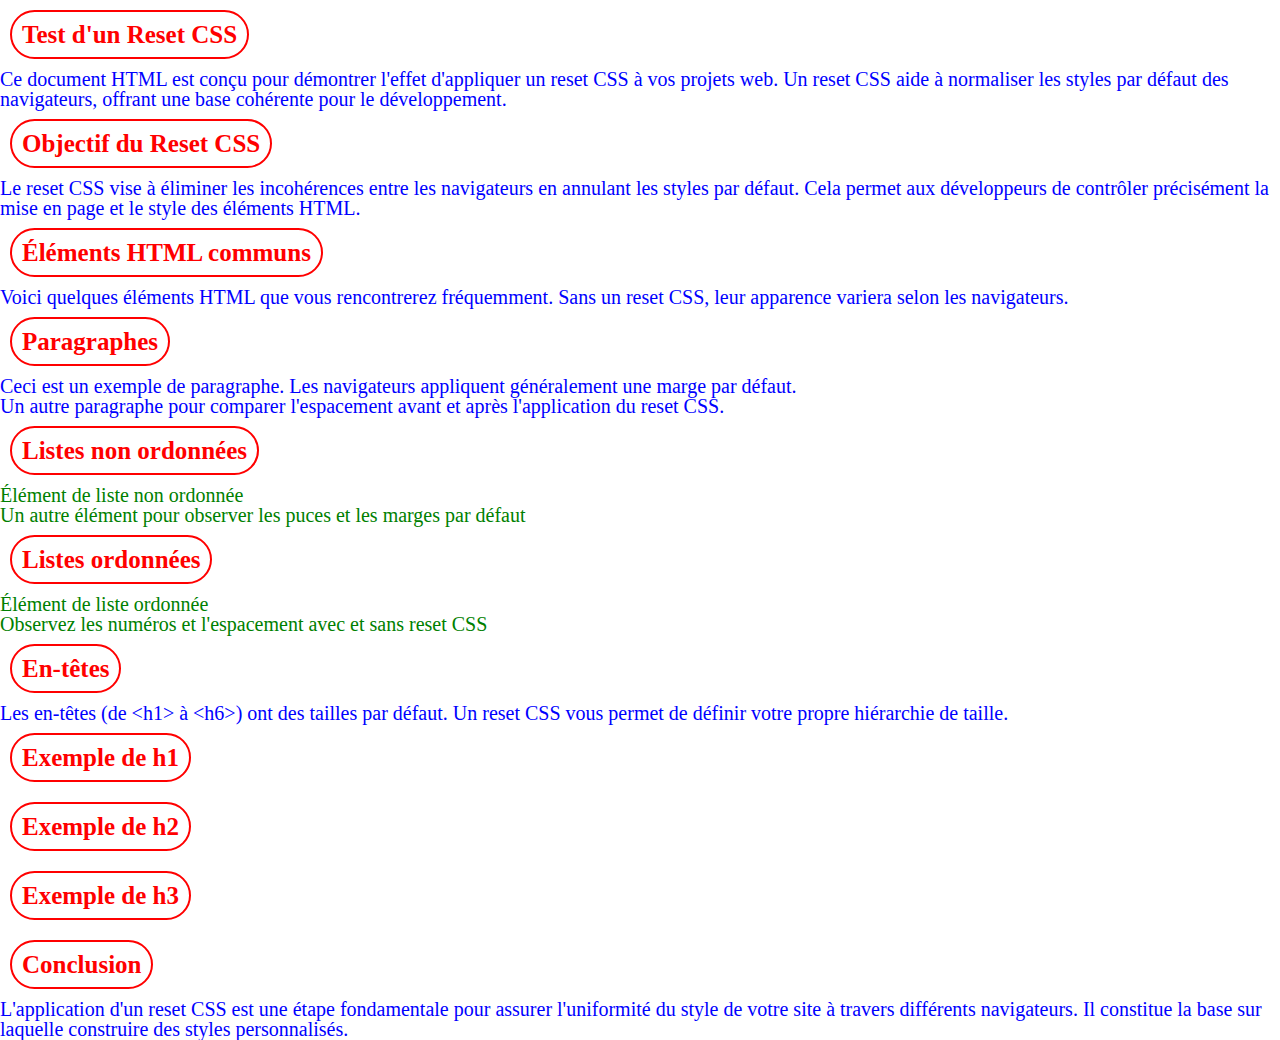
<file: fonctionnement_avancé_du_css/exercice_1/index.html>
<!DOCTYPE html>
<html lang="en">

<head>
    <meta charset="UTF-8">
    <meta name="viewport" content="width=device-width, initial-scale=1.0">
    <link rel="stylesheet" href="reset.css">
    <link rel="stylesheet" href="style.css">
    <title>Reset</title>
</head>

<body>
    <h1>Test d'un Reset CSS</h1>
    <p>Ce document HTML est conçu pour démontrer l'effet d'appliquer un reset CSS à vos projets web. Un reset CSS aide à
        normaliser les styles par défaut des navigateurs, offrant une base cohérente pour le développement.</p>

    <h2>Objectif du Reset CSS</h2>
    <p>Le reset CSS vise à éliminer les incohérences entre les navigateurs en annulant les styles par défaut. Cela
        permet
        aux développeurs de contrôler précisément la mise en page et le style des éléments HTML.</p>

    <h2>Éléments HTML communs</h2>
    <p>Voici quelques éléments HTML que vous rencontrerez fréquemment. Sans un reset CSS, leur apparence variera selon
        les
        navigateurs.</p>

    <h3>Paragraphes</h3>
    <p>Ceci est un exemple de paragraphe. Les navigateurs appliquent généralement une marge par défaut.</p>
    <p>Un autre paragraphe pour comparer l'espacement avant et après l'application du reset CSS.</p>

    <h3>Listes non ordonnées</h3>
    <ul>
        <li>Élément de liste non ordonnée</li>
        <li>Un autre élément pour observer les puces et les marges par défaut</li>
    </ul>

    <h3>Listes ordonnées</h3>
    <ol>
        <li>Élément de liste ordonnée</li>
        <li>Observez les numéros et l'espacement avec et sans reset CSS</li>
    </ol>

    <h3>En-têtes</h3>
    <p>Les en-têtes (de <code>&lt;h1&gt;</code> à <code>&lt;h6&gt;</code>) ont des tailles par défaut. Un reset CSS vous
        permet de définir votre propre hiérarchie de taille.</p>
    <h1>Exemple de h1</h1>
    <br>
    <h2>Exemple de h2</h2>
    <br>
    <h3>Exemple de h3</h3>
    <br>
    <h3>Conclusion</h3>
    <p>L'application d'un reset CSS est une étape fondamentale pour assurer l'uniformité du style de votre site à
        travers
        différents navigateurs. Il constitue la base sur laquelle construire des styles personnalisés.</p>
</body>

</html>
</file>
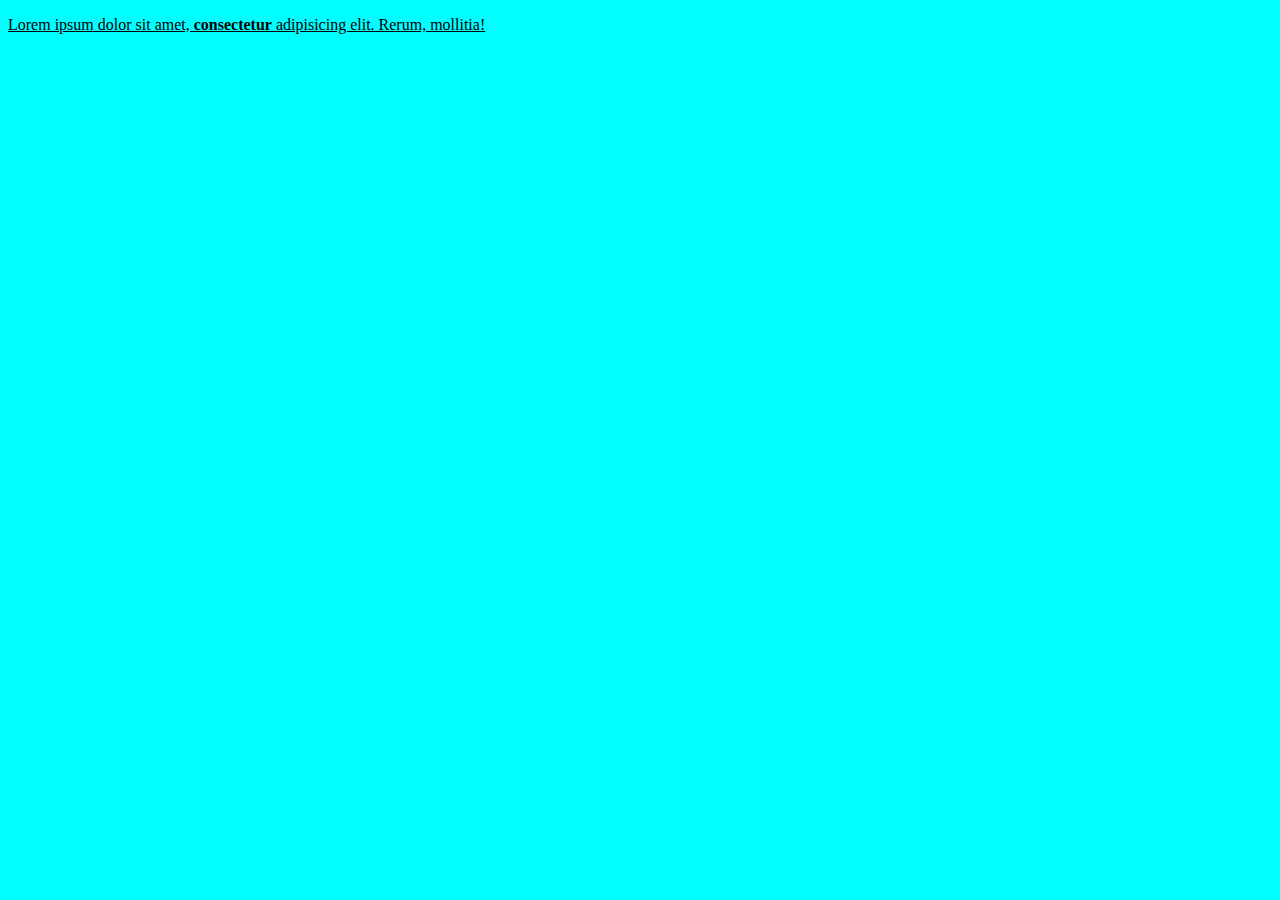
<file: lier_son_css/exercice_1/index.html>
<!DOCTYPE html>
<html lang="fr">

<head>
  <meta charset="UTF-8">
  <meta name="viewport" content="width=device-width, initial-scale=1.0">
  <link rel="stylesheet" href="style.css">
  <title>Appliquer du style</title>
</head>

<style>
  body{
    background: #00FFFF;
  }
</style>

<body>
  <p>Lorem ipsum dolor sit amet, <span style="font-weight:bold">consectetur</span> adipisicing elit. Rerum, mollitia!</p>
</body>

</html>
</file>
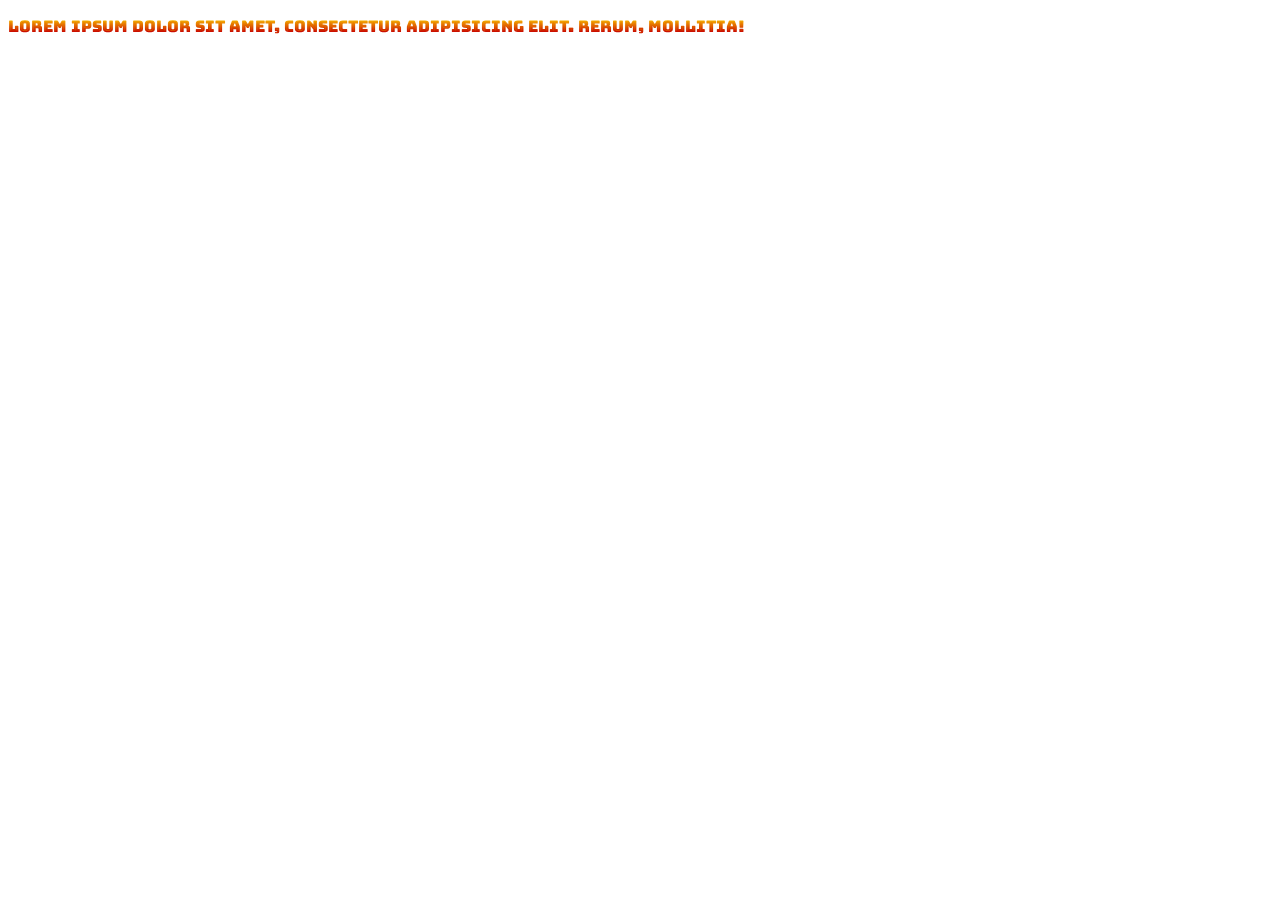
<file: styliser_du_texte/exercice_1/index.html>
<!DOCTYPE html>
<html lang="fr">

<head>
  <meta charset="UTF-8">
  <meta name="viewport" content="width=device-width, initial-scale=1.0">
  <link rel="stylesheet" href="style.css">
  <link rel="preconnect" href="https://fonts.googleapis.com">
  <link rel="preconnect" href="https://fonts.gstatic.com" crossorigin>
  <link href="https://fonts.googleapis.com/css2?family=Bungee+Spice&display=swap" rel="stylesheet">
  <title>Styliser du texte</title>
</head>

<body>
  <p>Lorem ipsum dolor sit amet, consectetur adipisicing elit. Rerum, mollitia!</p>
</body>

</html>
</file>
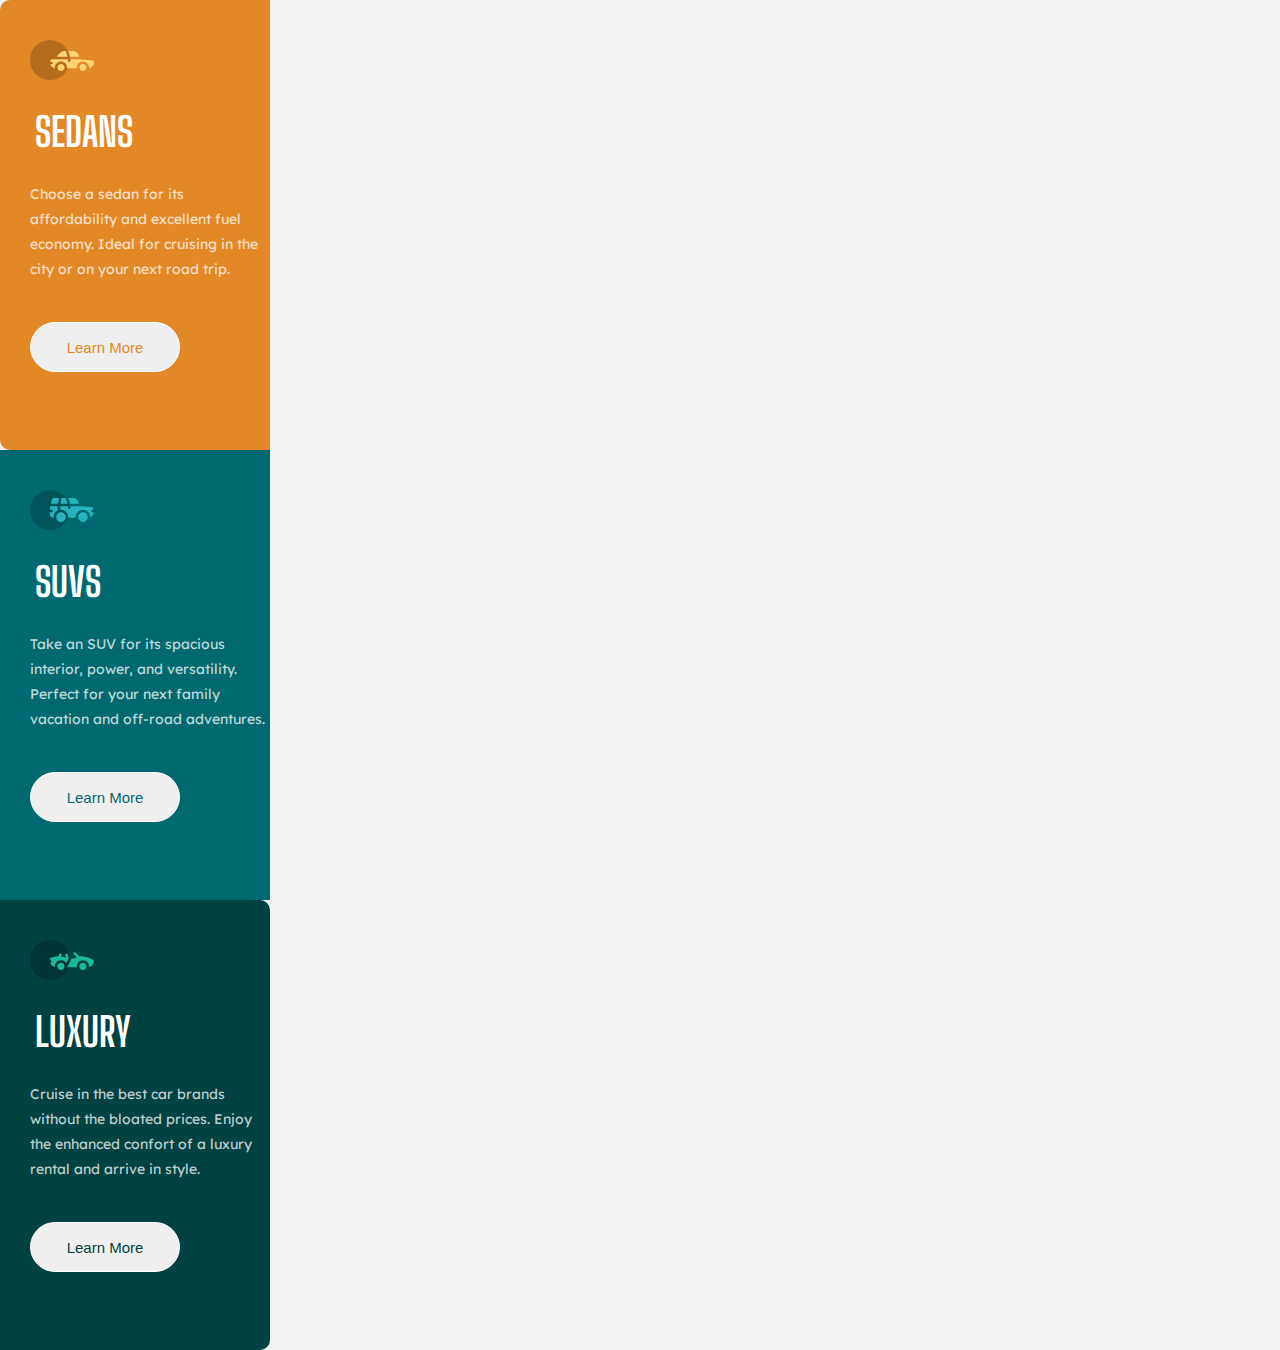
<file: ifpa-front-end-johnny-chevalier/CSS/Intégration-1/index.html>
<!DOCTYPE html>
<html lang="fr">

<head>
    <meta charset="UTF-8">
    <meta name="viewport" content="width=device-width, initial-scale=1.0">
    <link href="https://fonts.googleapis.com/css2?family=Lexend+Deca:wght@100..900&display=swap" rel="stylesheet">
    <link href="https://fonts.googleapis.com/css2?family=Big+Shoulders+Display:wght@100..900&display=swap" rel="stylesheet">
    <link rel="shortcut icon" href="images/favicon.ico" type="image/x-icon">
    <link rel="stylesheet" href="style/reset.css">
    <link rel="stylesheet" href="style/style.css">
    <title>Intégration 1</title>
</head>

<body>
    <section>
        <div class="box-1">
            <img src="images/icon-sedans.svg">
            <h1>Sedans</h1>
            <p>Choose a sedan for its affordability and excellent fuel economy. Ideal for cruising in the city or on your next road trip.</p>
            <button class="button-box-1">Learn More</button>
        </div>
    </section>
    <section>
        <div class="box-2 box">
            <img src="images/icon-suvs.svg">
            <h1>Suvs</h1>
            <p>Take an SUV for its spacious interior, power, and versatility. Perfect for your next family vacation and off-road adventures.</p>
            <button class="button-box-2">Learn More</button>
        </div>
    </section>
    <section>
        <div class="box-3 box">
            <img src="images/icon-luxury.svg">
            <h1>Luxury</h1>
            <p>Cruise in the best car brands without the bloated prices. Enjoy the enhanced confort of a luxury rental and arrive in style.</p>
            <button class="button-box-3">Learn More</button>
        </div>
    </section>
</body>

</html>
</file>
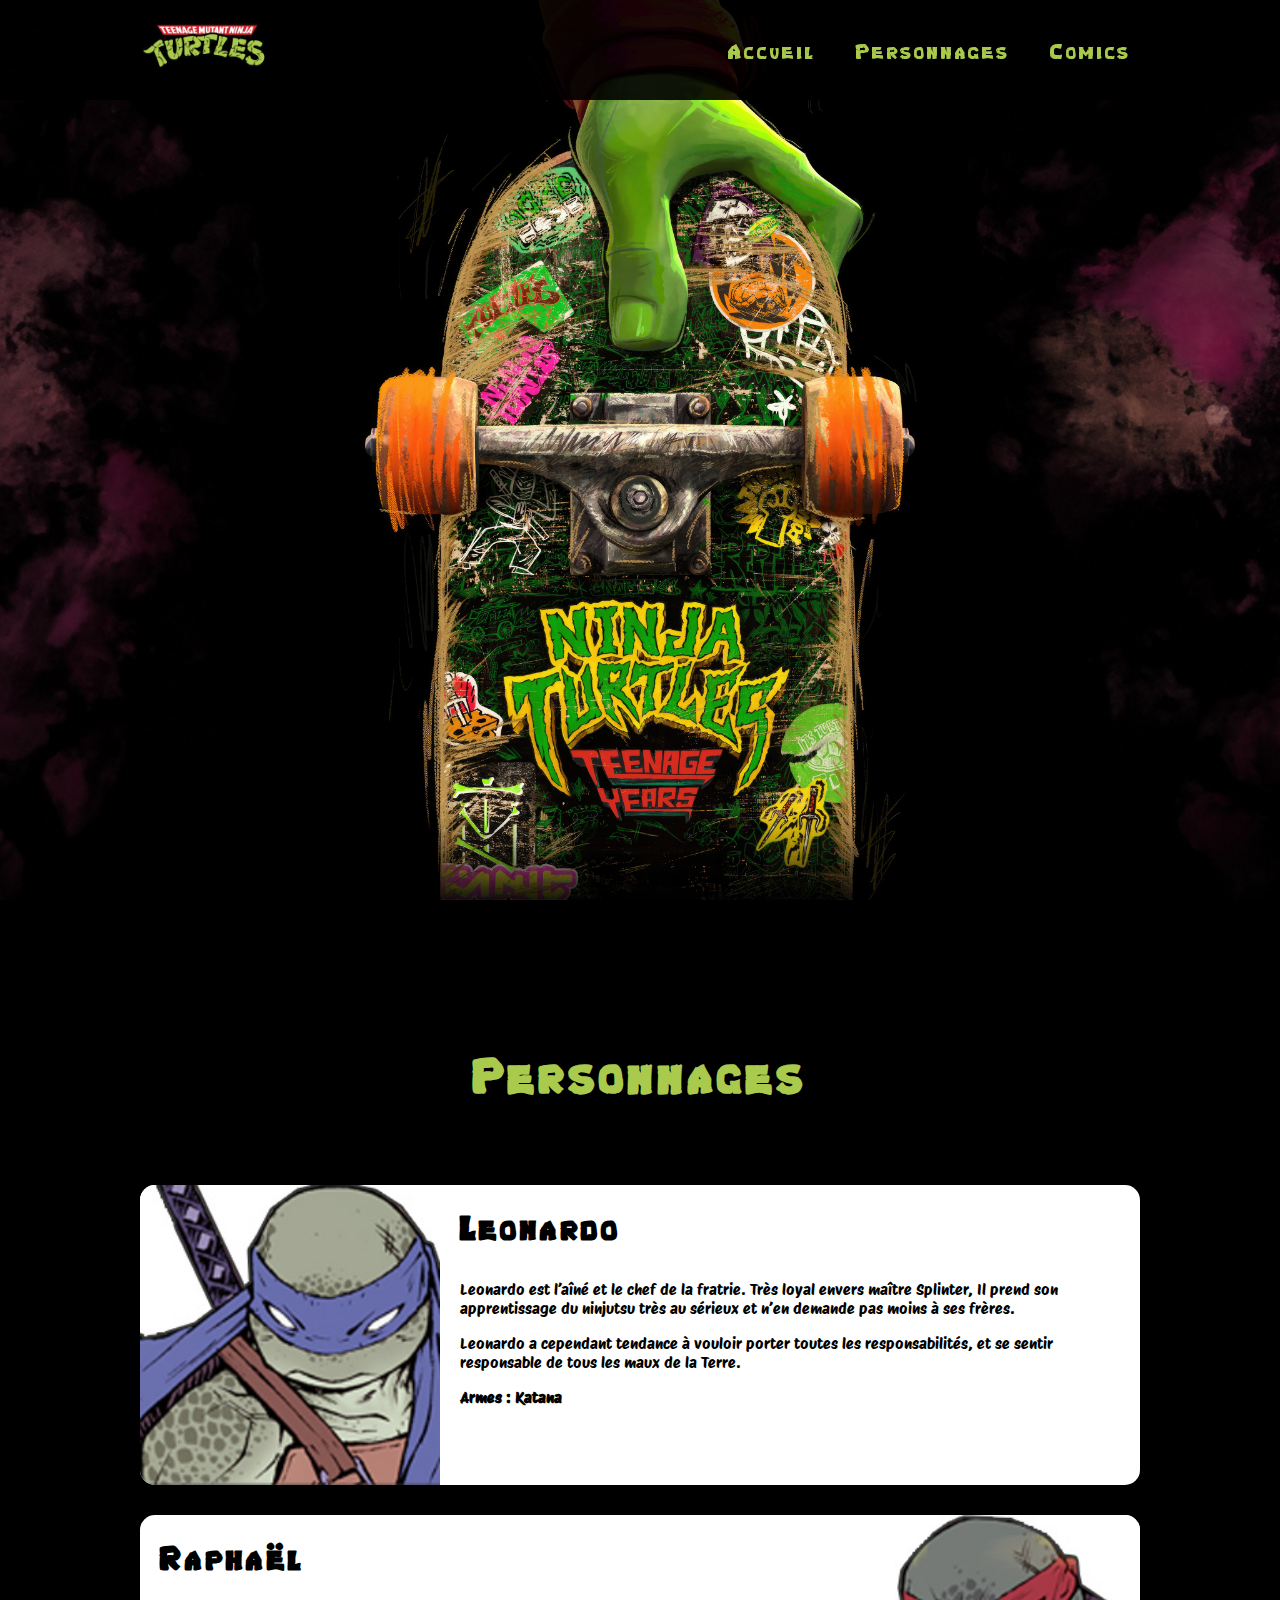
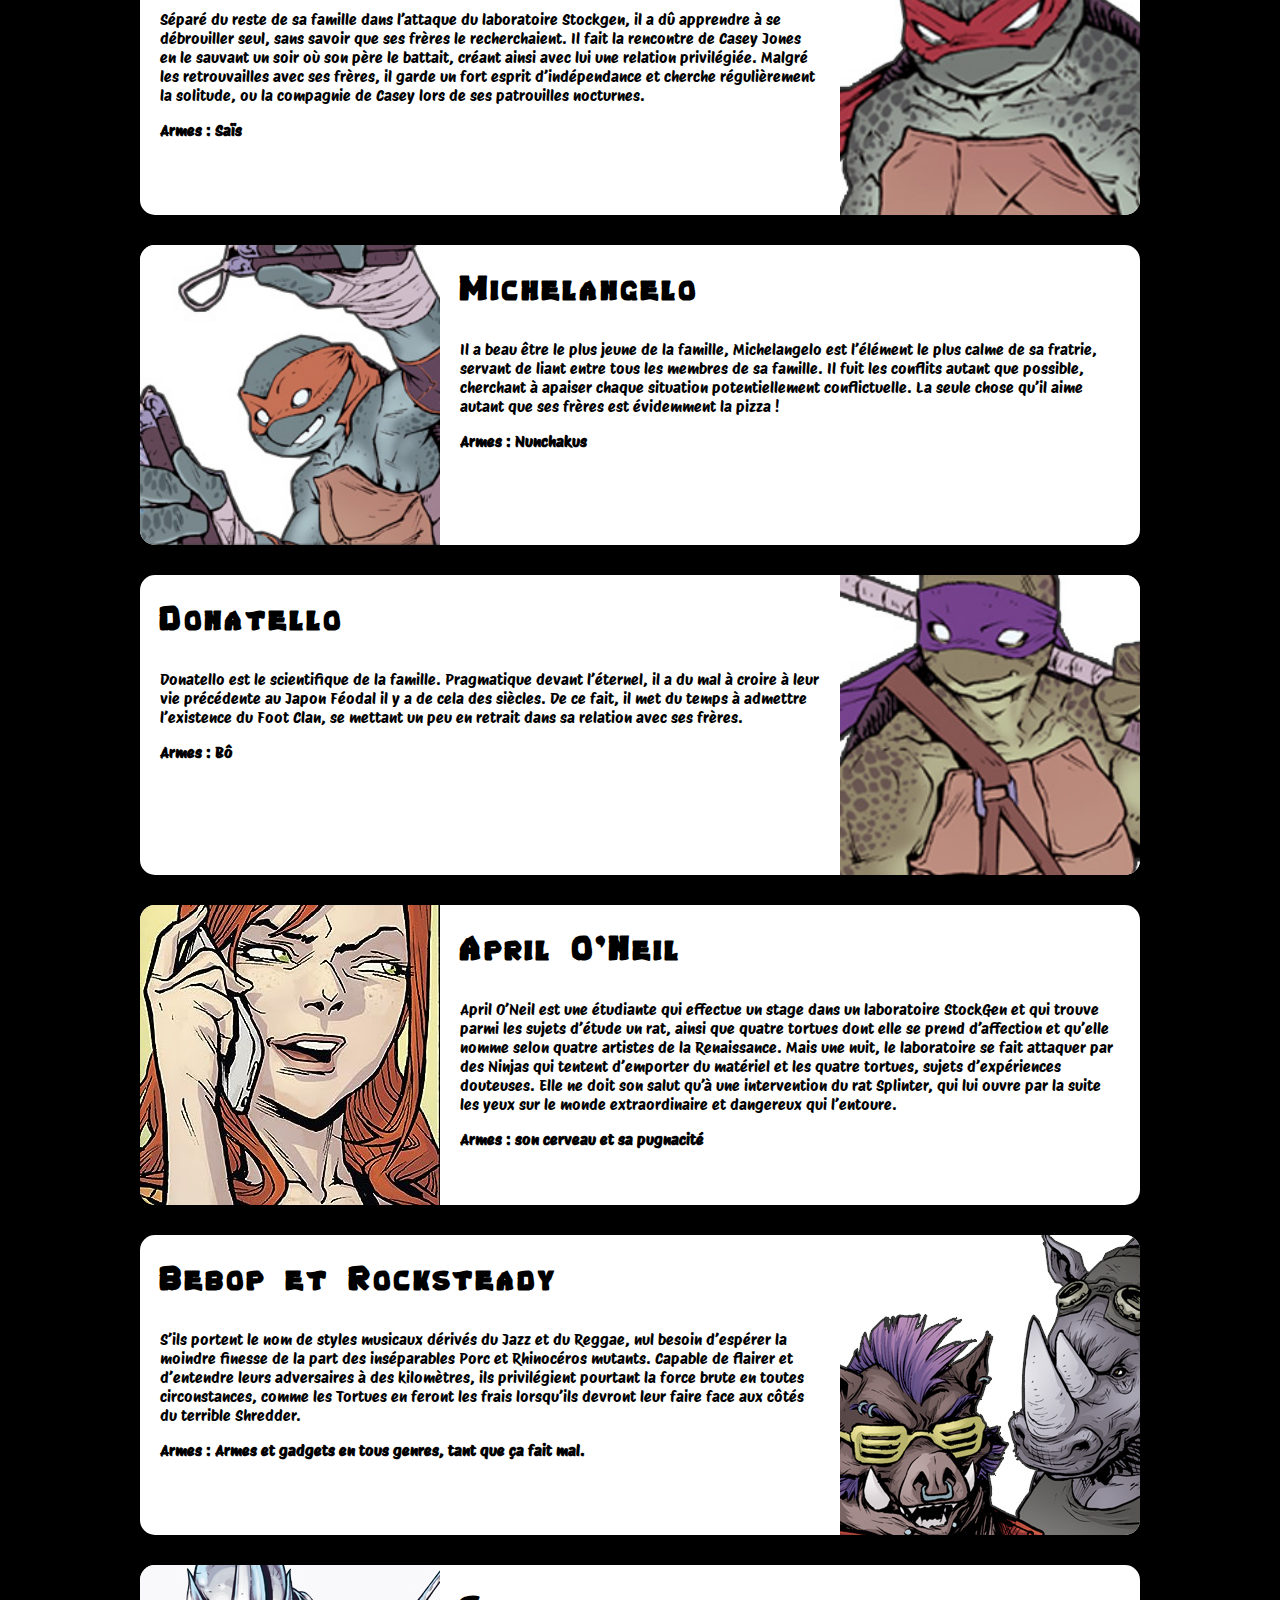
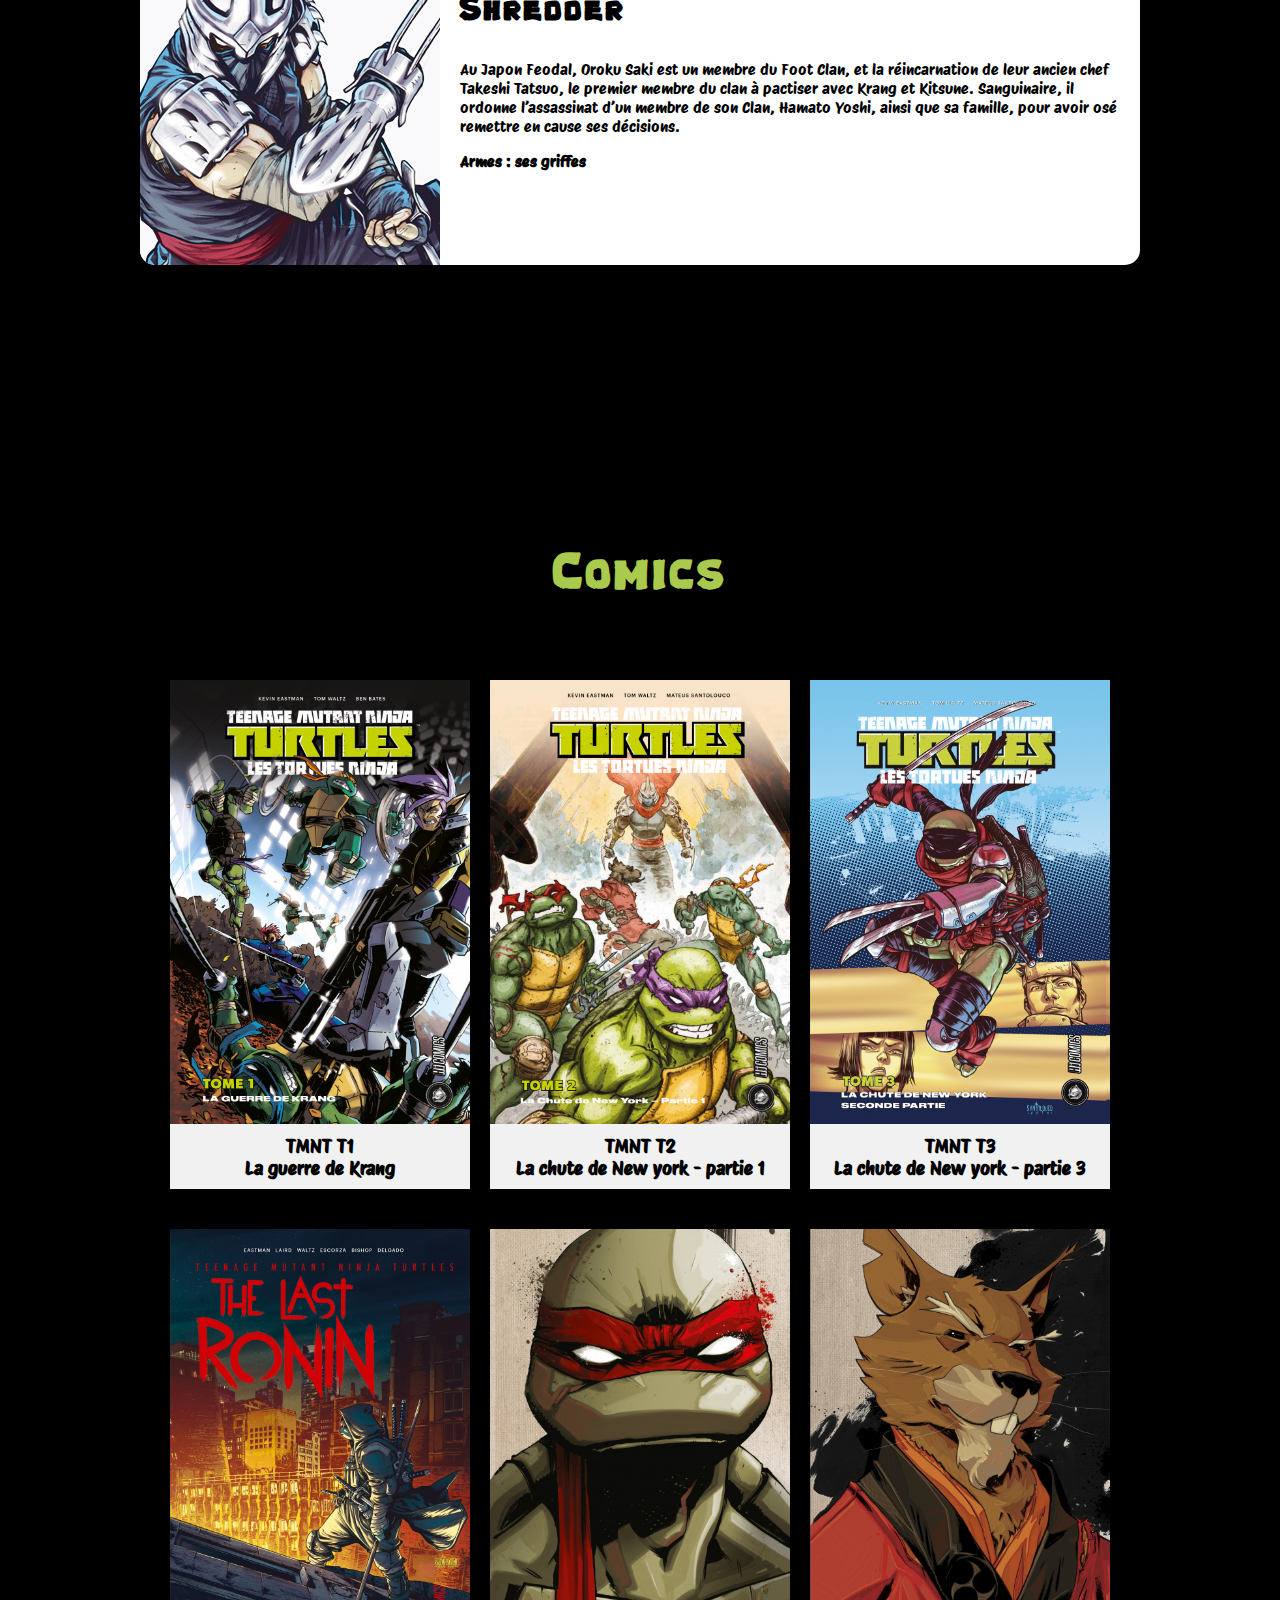
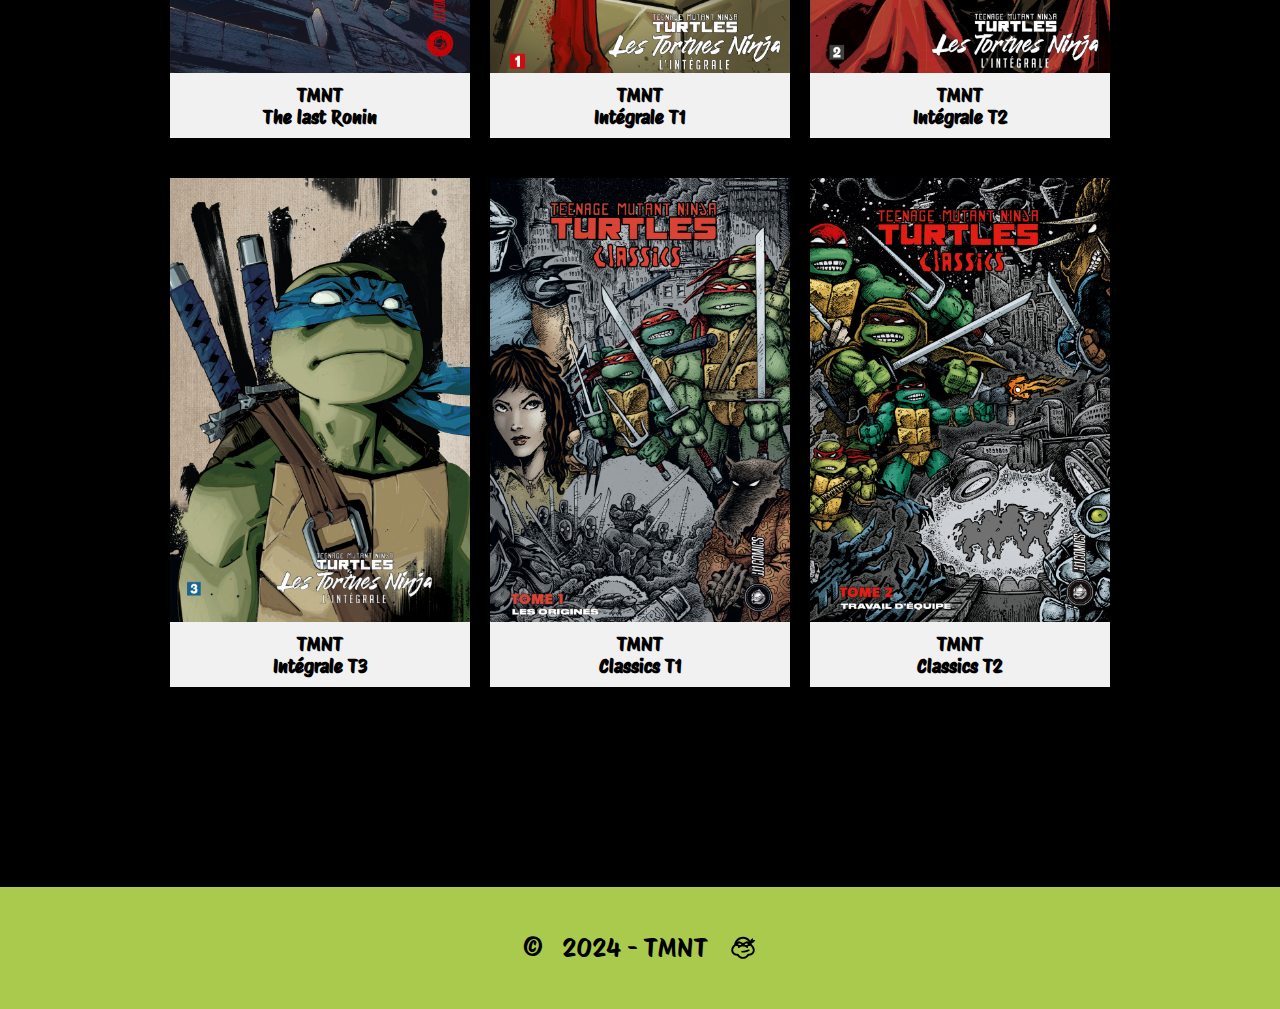
<file: les_images_en_css/exercice_1/tmnt-integration-main/tmnt-integration-main/index.html>
<!DOCTYPE html>
<html lang="fr">

<head>
  <meta charset="UTF-8">
  <meta name="viewport" content="width=device-width, initial-scale=1.0">
  <title>TMNT</title>
  <link rel="preconnect" href="https://fonts.googleapis.com">
  <link rel="preconnect" href="https://fonts.gstatic.com" crossorigin>
  <link href="https://fonts.googleapis.com/css2?family=Protest+Riot&display=swap" rel="stylesheet">
  <link rel="stylesheet" href="styles/style.css">
  <link rel="shortcut icon" href="favicon.ico" type="image/x-icon">
</head>

<body>
  <header class="hero-header">
    <h1 class="visually-hidden">Teenage Mutant Ninja Turtles</h1>
    <nav>
      <div class="container nav-container">
        <a href="#">
          <img class="nav-logo" src="images/logos/logo1.png" alt="">
        </a>
        <ul class="nav-links">
          <li><a href="#">Accueil</a></li>
          <li><a href="#caracters-section">Personnages</a></li>
          <li><a href="#comics-section">Comics</a></li>
        </ul>
      </div>
    </nav>
  </header>
  <main>
    <div id="caracters-section" class="caracters-section">
      <div class="container">
        <h2>Personnages</h2>
        <div class="caracters-container">
          <div class="card">
            <div class="card-img">
              <img src="images/personnages/leo.jpg" alt="">
            </div>
            <div class="card-description">
              <h3>Leonardo</h3>
              <p>Leonardo est l’aîné et le chef de la fratrie. Très loyal envers maître Splinter, Il prend son
                apprentissage du ninjutsu très au sérieux et n’en demande pas moins à ses frères.</p>
              <p>Leonardo a cependant tendance à vouloir porter toutes les responsabilités, et se sentir responsable de
                tous les maux de la Terre.</p>
              <p class="weapons">Armes : Katana</p>
            </div>
          </div>
          <div class="card">
            <div class="card-description">
              <h3>Raphaël</h3>
              <p>Séparé du reste de sa famille dans l’attaque du laboratoire Stockgen, il a dû apprendre à se
                débrouiller seul, sans savoir que ses frères le recherchaient. Il fait la rencontre de Casey Jones en le
                sauvant un soir où son père le battait, créant ainsi avec lui une relation privilégiée. Malgré les
                retrouvailles avec ses frères, il garde un fort esprit d’indépendance et cherche régulièrement la
                solitude, ou la compagnie de Casey lors de ses patrouilles nocturnes.</p>
              <p class="weapons">Armes : Saïs</p>
            </div>
            <div class="card-img">
              <img src="images/personnages/raph.jpg" alt="">
            </div>
          </div>
          <div class="card">
            <div class="card-img">
              <img src="images/personnages/mikey.jpg" alt="">
            </div>
            <div class="card-description">
              <h3>Michelangelo</h3>
              <p>Il a beau être le plus jeune de la famille, Michelangelo est l’élément le plus calme de sa fratrie,
                servant de liant entre tous les membres de sa famille. Il fuit les conflits autant que possible,
                cherchant à apaiser chaque situation potentiellement conflictuelle. La seule chose qu’il aime autant que
                ses frères est évidemment la pizza !</p>
              <p class="weapons">Armes : Nunchakus</p>
            </div>
          </div>
          <div class="card">
            <div class="card-description">
              <h3>Donatello</h3>
              <p>Donatello est le scientifique de la famille. Pragmatique devant l’éternel, il a du mal à croire à leur
                vie précédente au Japon Féodal il y a de cela des siècles. De ce fait, il met du temps à admettre
                l’existence du Foot Clan, se mettant un peu en retrait dans sa relation avec ses frères.</p>
              <p class="weapons">Armes : Bô</p>
            </div>
            <div class="card-img">
              <img src="images/personnages/donnie.jpg" alt="">
            </div>
          </div>
          <div class="card">
            <div class="card-img">
              <img src="images/personnages/april.jpg" alt="">
            </div>
            <div class="card-description">
              <h3>April O’Neil</h3>
              <p>April O’Neil est une étudiante qui effectue un stage dans un laboratoire StockGen et qui trouve parmi
                les sujets d’étude un rat, ainsi que quatre tortues dont elle se prend d’affection et qu’elle nomme
                selon quatre artistes de la Renaissance. Mais une nuit, le laboratoire se fait attaquer par des Ninjas
                qui tentent d’emporter du matériel et les quatre tortues, sujets d’expériences douteuses. Elle ne doit
                son salut qu’à une intervention du rat Splinter, qui lui ouvre par la suite les yeux sur le monde
                extraordinaire et dangereux qui l’entoure.</p>
              <p class="weapons">Armes : son cerveau et sa pugnacité</p>
            </div>
          </div>
          <div class="card">
            <div class="card-description">
              <h3>Bebop et Rocksteady</h3>
              <p>S’ils portent le nom de styles musicaux dérivés du Jazz et du Reggae, nul besoin d’espérer la moindre
                finesse de la part des inséparables Porc et Rhinocéros mutants. Capable de flairer et d’entendre leurs
                adversaires à des kilomètres, ils privilégient pourtant la force brute en toutes circonstances, comme
                les Tortues en feront les frais lorsqu’ils devront leur faire face aux côtés du terrible Shredder.</p>
              <p class="weapons">Armes : Armes et gadgets en tous genres, tant que ça fait mal.</p>
            </div>
            <div class="card-img">
              <img src="images/personnages/bibop-rocksteady.jpg" alt="">
            </div>
          </div>
          <div class="card">
            <div class="card-img">
              <img src="images/personnages/shredder.jpg" alt="">
            </div>
            <div class="card-description">
              <h3>Shredder</h3>
              <p>Au Japon Feodal, Oroku Saki est un membre du Foot Clan, et la réincarnation de leur ancien chef Takeshi
                Tatsuo, le premier membre du clan à pactiser avec Krang et Kitsune. Sanguinaire, il ordonne l’assassinat
                d’un membre de son Clan, Hamato Yoshi, ainsi que sa famille, pour avoir osé remettre en cause ses
                décisions.</p>
              <p class="weapons">Armes : ses griffes</p>
            </div>
          </div>
        </div>
      </div>
    </div>
    <div id="comics-section" class="comics-section">
      <div class="container">
        <h2>Comics</h2>
        <div class="comics-container">
          <div class="comic">
            <div class="comic-img">
              <img src="images/comics/tmnt-1.jpg" alt="">
            </div>
            <div class="comic-description">
              <h3>TMNT T1<br>La guerre de Krang</h3>
            </div>
          </div>
          <div class="comic">
            <div class="comic-img">
              <img src="images/comics/tmnt-2.jpg" alt="">
            </div>
            <div class="comic-description">
              <h3>TMNT T2<br>La chute de New york - partie 1</h3>
            </div>
          </div>
          <div class="comic">
            <div class="comic-img">
              <img src="images/comics/tmnt-3.jpg" alt="">
            </div>
            <div class="comic-description">
              <h3>TMNT T3<br>La chute de New york - partie 3</h3>
            </div>
          </div>
          <div class="comic">
            <div class="comic-img">
              <img src="images/comics/tmnt-the-last-ronin.jpg" alt="">
            </div>
            <div class="comic-description">
              <h3>TMNT<br>The last Ronin</h3>
            </div>
          </div>
          <div class="comic">
            <div class="comic-img">
              <img src="images/comics/tmnt-integrale-1.jpg" alt="">
            </div>
            <div class="comic-description">
              <h3>TMNT<br>Intégrale T1</h3>
            </div>
          </div>
          <div class="comic">
            <div class="comic-img">
              <img src="images/comics/tmnt-integrale-2.jpg" alt="">
            </div>
            <div class="comic-description">
              <h3>TMNT<br>Intégrale T2</h3>
            </div>
          </div>
          <div class="comic">
            <div class="comic-img">
              <img src="images/comics/tmnt-integrale-3.jpg" alt="">
            </div>
            <div class="comic-description">
              <h3>TMNT<br>Intégrale T3</h3>
            </div>
          </div>
          <div class="comic">
            <div class="comic-img">
              <img src="images/comics/tmnt-classics-1.jpg" alt="">
            </div>
            <div class="comic-description">
              <h3>TMNT<br>Classics T1</h3>
            </div>
          </div>
          <div class="comic">
            <div class="comic-img">
              <img src="images/comics/tmnt-classics-2.jpg" alt="">
            </div>
            <div class="comic-description">
              <h3>TMNT<br>Classics T2</h3>
            </div>
          </div>
        </div>
      </div>
    </div>
  </main>
  <footer>
    <span>©</span>
    <p>2024 - TMNT</p>
    <img class="icon" src="images/icons/icon.svg" alt="">
  </footer>
</body>

</html>
</file>
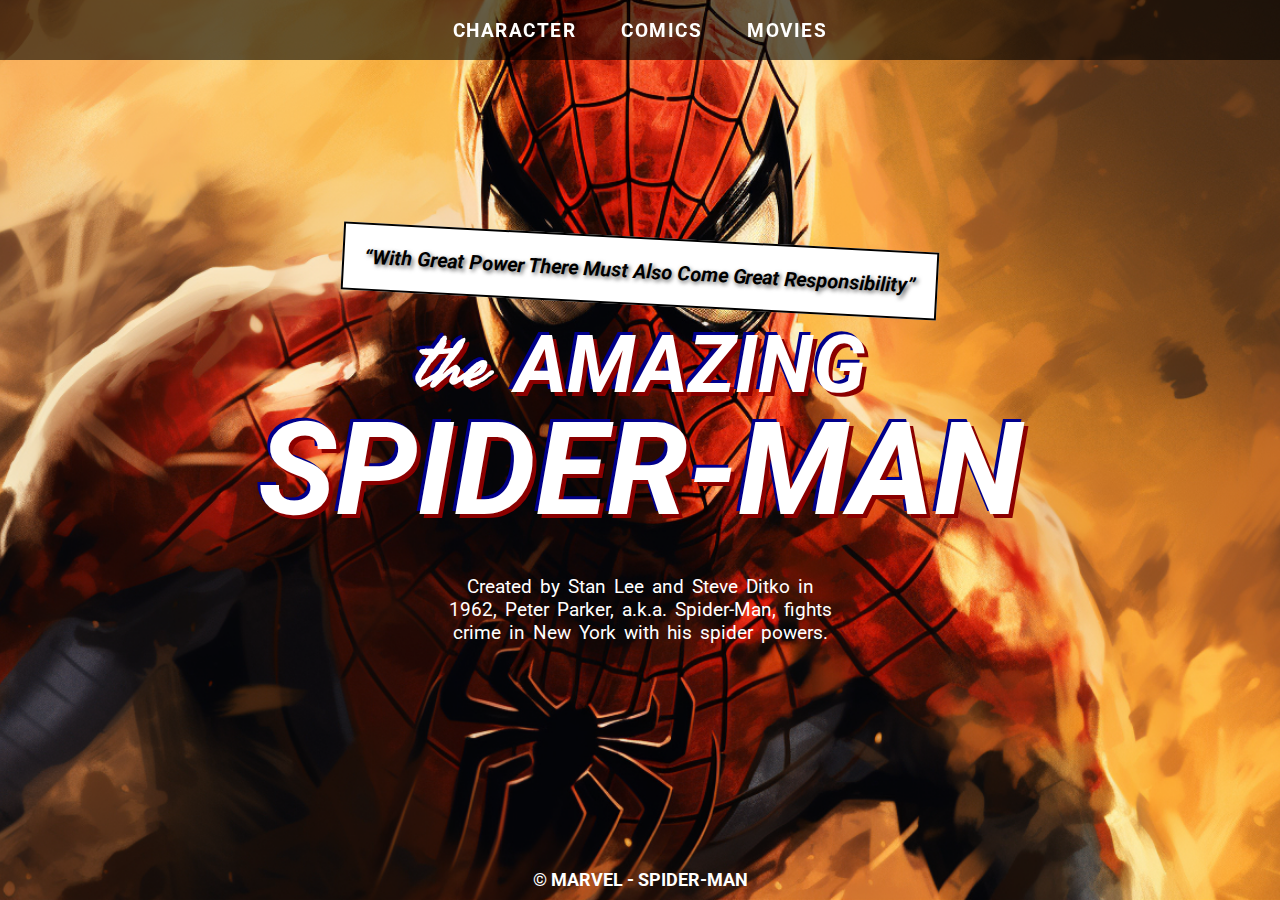
<file: styliser_du_texte/exercice_2/spider-man-integration-main/spider-man-integration-main/index.html>
<!DOCTYPE html>
<html lang="en">

<head>
  <meta charset="UTF-8">
  <meta name="viewport" content="width=device-width, initial-scale=1.0">
  <title>Spider-Man</title>
  <link rel="stylesheet" href="styles/base.css">
  <link rel="stylesheet" href="styles/styles.css">
  <link rel="preconnect" href="https://fonts.googleapis.com">
  <link rel="preconnect" href="https://fonts.gstatic.com" crossorigin>
  <link href="https://fonts.googleapis.com/css2?family=Bungee+Spice&family=Roboto:ital,wght@0,100;0,300;0,400;0,500;0,700;0,900;1,100;1,300;1,400;1,500;1,700;1,900&display=swap" rel="stylesheet">
  <link rel="preconnect" href="https://fonts.googleapis.com">
  <link rel="preconnect" href="https://fonts.gstatic.com" crossorigin>
  <link href="https://fonts.googleapis.com/css2?family=Freehand&display=swap" rel="stylesheet">
</head>

<body>
  <header>
    <nav>
      <a target="_blank" href="https://www.marvel.com/characters/spider-man-peter-parker">
        character
      </a>
      <a target="_blank" href="https://www.marvel.com/characters/spider-man-peter-parker/in-comics/profile">
        comics
      </a>
      <a target="_blank" href="https://www.marvel.com/characters/spider-man-peter-parker/on-screen/profile">
        Movies
      </a>
    </nav>
  </header>
  <main>
    <q>With Great power there must also come great responsibility</q>
    <h1>
      <div class="top-title">
        <span class="text-the">the</span>
        <span class="text-amazing">amazing</span>
      </div>
      <div class="bottom-title">
        <span class="text-spider-man">spider-man</span>
      </div>
    </h1>
    <p class="tagline">Created by Stan Lee and Steve Ditko in 1962, Peter Parker, a.k.a. Spider-Man, fights crime in New
      York with his
      spider powers.</p>
  </main>
  <footer>
    <p>© MARVEL - Spider-Man</p>
  </footer>

  <script src="js/script.js"></script>
</body>

</html>
</file>
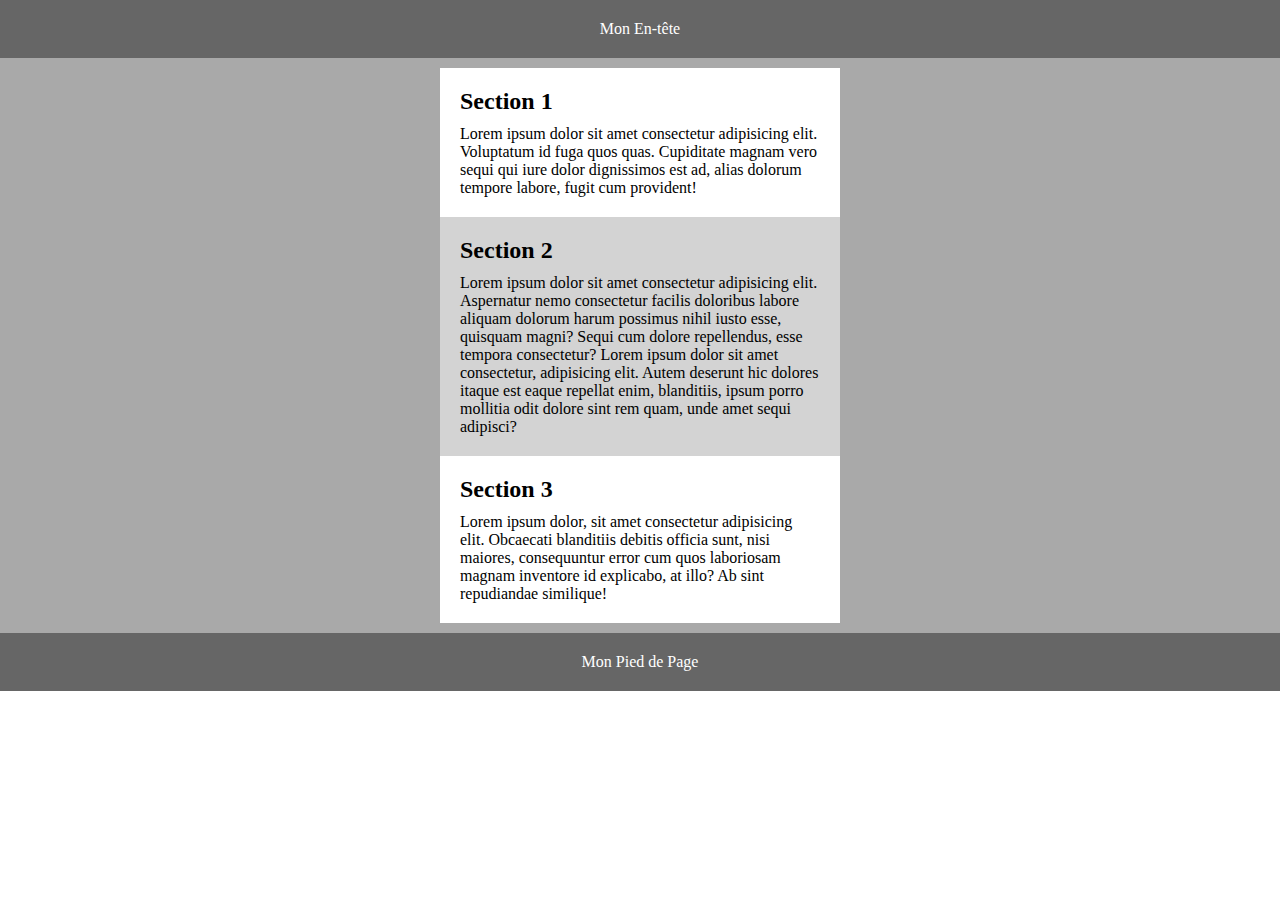
<file: modele_de_boite/exercice_2/le_layout.html>
<!DOCTYPE html>
<html lang="fr">

<head>
    <meta charset="UTF-8">
    <meta name="viewport" content="width=device-width, initial-scale=1.0">
    <link rel="stylesheet" href="le_layout.css">
    <title>Le Layout</title>
</head>

<body>
    <header>
        <p>Mon En-tête</p>
    </header>
    <main>
    <div class="container">
        <section>
            <h2>Section 1</h2>
            <p>Lorem ipsum dolor sit amet consectetur adipisicing elit. Voluptatum id fuga quos quas. Cupiditate magnam vero sequi qui iure dolor dignissimos est ad, alias dolorum tempore labore, fugit cum provident!</p>
        </section>
        <section class="section-2">
            <h2>Section 2</h2>
            <p>Lorem ipsum dolor sit amet consectetur adipisicing elit. Aspernatur nemo consectetur facilis doloribus labore aliquam dolorum harum possimus nihil iusto esse, quisquam magni? Sequi cum dolore repellendus, esse tempora consectetur? Lorem ipsum dolor sit amet consectetur, adipisicing elit. Autem deserunt hic dolores itaque est eaque repellat enim, blanditiis, ipsum porro mollitia odit dolore sint rem quam, unde amet sequi adipisci?</p>
        </section>
        <section>
            <h2>Section 3</h2>
            <p>Lorem ipsum dolor, sit amet consectetur adipisicing elit. Obcaecati blanditiis debitis officia sunt, nisi maiores, consequuntur error cum quos laboriosam magnam inventore id explicabo, at illo? Ab sint repudiandae similique!</p>
        </section>
    </div>
    </main>
</body>

<footer>
    <p>Mon Pied de Page</p> 
 </footer>

</html>
</file>
<file: fonctionnement_avancé_du_css/exercice_1/style.css>
p {
    color: blue;
    font-size: 20px;
}

h1, h2, h3 {
    color: red;
    font-weight: bold;
    font-size: 25px;
    display: inline-block;
    border: 2px solid red;
    border-radius: 50px;
    margin: 10px;
    padding: 10px;
}

ul, ol {
    color: green;
    font-size: 20px;
}
</file>
<file: lier_son_css/exercice_1/style.css>
/* Mon code CSS  */
p {
    text-decoration: underline;
}
</file>
<file: styliser_du_texte/exercice_1/style.css>
/* Mon code CSS  */
p {
    font-family : "Bungee Spice", sans-serif;

}
</file>
<file: ifpa-front-end-johnny-chevalier/CSS/Intégration-1/style/style.css>
*, 
*::before, 
*::after {
    box-sizing: border-box;
}

body {
    font-family: "Lexend Deca", sans-serif;
    font-size: 15px;
    background: #f2f2f2;
}

section {
    display: flex;
    justify-content: center;
    width: 300px;
    height: 450px;
    padding: 0 30px 0 0;
}

img {
    margin: 40px 0 0 30px;
}

h1 {
    font-family: "Big Shoulders Display", sans-serif;
    font-weight: 700;
    font-size: 40px;
    color: #ffffff;
    text-transform: uppercase;
    margin: 30px 0 0 35px;
}

p {
    font-weight: 400;
    font-size: 14px;
    color: #ffffffbf;
    line-height: 25px;
    margin: 30px 0 0 30px;
}

button {
    font-size: 15px;
    border: 1px solid #ffffff;
    border-radius: 30px;
    height: 50px;
    width: 150px;
    margin: 40px 0 0 30px;
}

.button-box-1 {
    color: #e38826;
}

.button-box-1:active {
    color: #ffffff;
    background: #e38826;
}

.button-box-2 {
    color: #006970;
}

.button-box-2:active {
    color: #ffffff;
    background: #006970;
}

.button-box-3 {
    color: #004241;
}

.button-box-3:active {
    color: #ffffff;
    background: #004241;
}

.box-1 {
    background: #e38826;
    border-radius: 10px 0 0 10px;
}

.box-2 {
    background: #006970;
}

.box-3 {
    background: #004241;
    border-radius: 0 10px 10px 0;
}
</file>
<file: les_images_en_css/exercice_1/tmnt-integration-main/tmnt-integration-main/styles/style.css>
:root {
  --color-leo: #5dbcdc;
  --color-raph: #ce653c;
  --color-mikey: #e2ba3e;
  --color-donnie: #c081d0;
  --color-skin: #aaca4e;
  --color-title-shadow: #f4cd09a6;
}

* {
  box-sizing: border-box;
}

html {
  scroll-behavior: smooth;
}

@font-face {
  font-family: "Turtles";
  src: url("../fonts/Turtles.otf") format("opentype");
}

body {
  margin: 0;
  background: #000;
  font-family: "Protest Riot", sans-serif;
}

h2 {
  font-family: "turtles";
  letter-spacing: 4px;
  text-align: center;
  font-size: 3rem;
  color: var(--color-skin);
  margin-bottom: 5rem;
}

.visually-hidden {
  position: absolute;
  width: 1px;
  height: 1px;
  margin: -1px;
  padding: 0;
  overflow: hidden;
  clip: rect(0, 0, 0, 0);
  border: 0;
  white-space: nowrap;
}

.container {
  max-width: 1000px;
  margin: 0 auto;
}

/* header */

.hero-header {
  height: 100vh;
  background-image: url("../images/background/tmnt.jpg");
  background-size: cover;
  background-position: center;
  background-attachment: fixed;
}

nav {
  background: #000000e4;
  height: 100px;
  width: 100%;
  position: fixed;
  z-index: 100;
}

.nav-container {
  height: 100%;
  display: flex;
  justify-content: space-between;
  align-items: center;
}

.nav-logo {
  transition: transform 0.2s ease-in-out;
  width: 130px;
}

.nav-logo:hover {
  transform: scale(1.05);
}

.nav-links {
  display: flex;
  gap: 20px;
  list-style: none;
  margin: 0;
}

.nav-links li a {
  font-family: "turtles";
  letter-spacing: 2px;
  font-size: 1.3rem;
  color: var(--color-skin);
  padding: 10px;
  text-decoration: underline transparent;
  transition: text-decoration-color 0.2s ease-in-out;
}

.nav-links li a:hover {
  text-decoration-color: var(--color-skin);
}

/* MAIN - Personnages */

.caracters-section {
  min-height: 100vh;
  display: flex;
  flex-direction: column;
  align-items: center;
  padding: 0 20px;
  margin: 100px 0 200px;
  scroll-margin-top: 100px;
}

.card {
  background: white;
  display: flex;
  border-radius: 15px;
  margin-bottom: 30px;
  transition: transform 0.2s ease-in-out;
  overflow: hidden;
}

.card:hover {
  transform: translate(-5px, -5px);
}

.card-description {
  padding: 20px;
}

.card-img {
  flex-shrink: 0;
  overflow: hidden;
  height: 300px;
  width: 300px;
}

.card-img img {
  width: 100%;
  height: 100%;
  object-fit: cover;
}

.card-description h3 {
  margin-top: 0;
  font-family: "turtles";
  letter-spacing: 3px;
  font-size: 2rem;
  color: black;
}

.weapons {
  font-weight: bold;
  margin-bottom: 0;
}

/* MAIN - comics */

.comics-section {
  min-height: 100vh;
  display: flex;
  flex-direction: column;
  align-items: center;
  padding: 0 20px;
  margin: 100px 0 200px;
  scroll-margin-top: 100px;
}

.comics-container {
  display: flex;
  flex-wrap: wrap;
  justify-content: center;
  gap: 20px;
  row-gap: 40px;
}

.comic {
  background: #f1f1f1;
  cursor: pointer;
}

.comic-img {
  width: 300px;
  height: 445px;
  overflow: hidden;
}

.comic-img img {
  transition: transform 0.1s;
  width: 100%;
  aspect-ratio: 280/415;
  display: block;
  object-fit: cover;
}

.comic:hover .comic-img img {
  transform: scale(1.05);
}

.comic-description {
  padding: 10px;
  text-align: center;
}

.comic-description h3 {
  margin: 0;
}

/* Footer */

footer {
  background: var(--color-skin);
  padding: 20px 0;
  text-align: center;
  font-size: 1.6rem;
  display: flex;
  justify-content: center;
  align-items: center;
  gap: 20px;
}

.icon {
  width: 30px;
}
</file>
<file: styliser_du_texte/exercice_2/spider-man-integration-main/spider-man-integration-main/styles/base.css>
/* NE PAS MODIFIER CE FICHIER ! */

* {
  box-sizing: border-box;
}

body {
  background-size: cover;
  background-position: center;
  height: 100vh;
  margin: 0;
  padding: 0;
  display: flex;
  flex-direction: column;
  justify-content: center;
  align-items: center;
}

header {
  position: fixed;
  top: 0;
  width: 100%;
  height: 60px;
  padding: 10px 0;
}

nav {
  height: 100%;
  display: flex;
  justify-content: center;
  align-items: center;
  gap: 25px;
}

a {
  padding: 5px 10px;
}

main {
  display: flex;
  flex-direction: column;
  justify-content: center;
  align-items: center;
  gap: 20px;
}

q {
  padding: 20px;
  background: white;
  border: 2px solid black;
  transform: rotate(3deg);
}

h1 {
  margin: 0;
  transition: text-shadow 0.2s ease-in-out;
}

.text-the {
  position: relative;
  top: -8px;
}

.tagline {
  text-align: center;
  color: white;
  max-width: 400px;
}

footer {
  position: absolute;
  bottom: 0;
  width: 100%;
  padding: 10px 0;
}

footer p {
  margin: 0;
}
</file>
<file: styliser_du_texte/exercice_2/spider-man-integration-main/spider-man-integration-main/styles/styles.css>
/* VOTRE CODE CSS DOIT ETRE ECRIT DANS CE FICHIER */
body {
    font-family: "Roboto", sans-serif;
    background-image: url("../images/bg-spider.png");
}

a {
    letter-spacing: 1.5px;
    font-weight: 700;
    color: white;
    text-decoration: none;
    font-size: 19.2px;
    text-transform: uppercase;
}

a:hover {
    text-decoration: underline 3px;
}

q {
    text-transform: capitalize;
    font-style: italic;
    font-size: 20px;
    font-weight: 700;
    text-shadow: 2px 2px 4px rgba(0, 0, 0, 0.6);
}

h1 {
    font-weight: 700;
    line-height: 1;
    text-shadow: 4px 4px darkred, -3px -3px darkblue;
    color: white;
    text-transform: uppercase;
    text-align: center;
    font-style: italic;
    word-spacing: 20px;
}

h1:hover {
    text-shadow: 5px 5px darkred, -3.5px -3.5px darkblue;
}

.text-the {
    font-family : "Freehand", cursive;
    text-transform: lowercase;
    font-size: 64px;
    letter-spacing: 0.8px;
}

.text-amazing {
    text-transform: uppercase;
    font-size: 80px;
}

.text-spider-man {
    font-size: 130px;
}

.tagline {
    font-weight: 400;
    word-spacing: 3px;
    font-size: 1.2rem;
}

header {
    background: rgba(0, 0, 0, 0.6);
}

footer {
    font-weight: 700;
    color: white;
    text-align: center;
    font-size: 1.1rem;
    text-transform: uppercase;
}
</file>
<file: modele_de_boite/exercice_2/le_layout.css>
*, 
*::before, 
*::after {
    box-sizing: border-box;
}

body, p, h2 {
    margin: 0;
}

header, footer {
    background: rgba(0, 0, 0, 0.6);
    color: white;
    text-align: center;
    padding: 20px;
}

main {
    background: darkgrey;
    padding: 10px 0;
}

.container {
    width: 400px;
    margin: 0 auto;
}

section {
    background: white;
    padding: 20px;
}

.section-2 {
    background: lightgrey;
}

h2 {
    margin-bottom: 10px;
}
</file>
